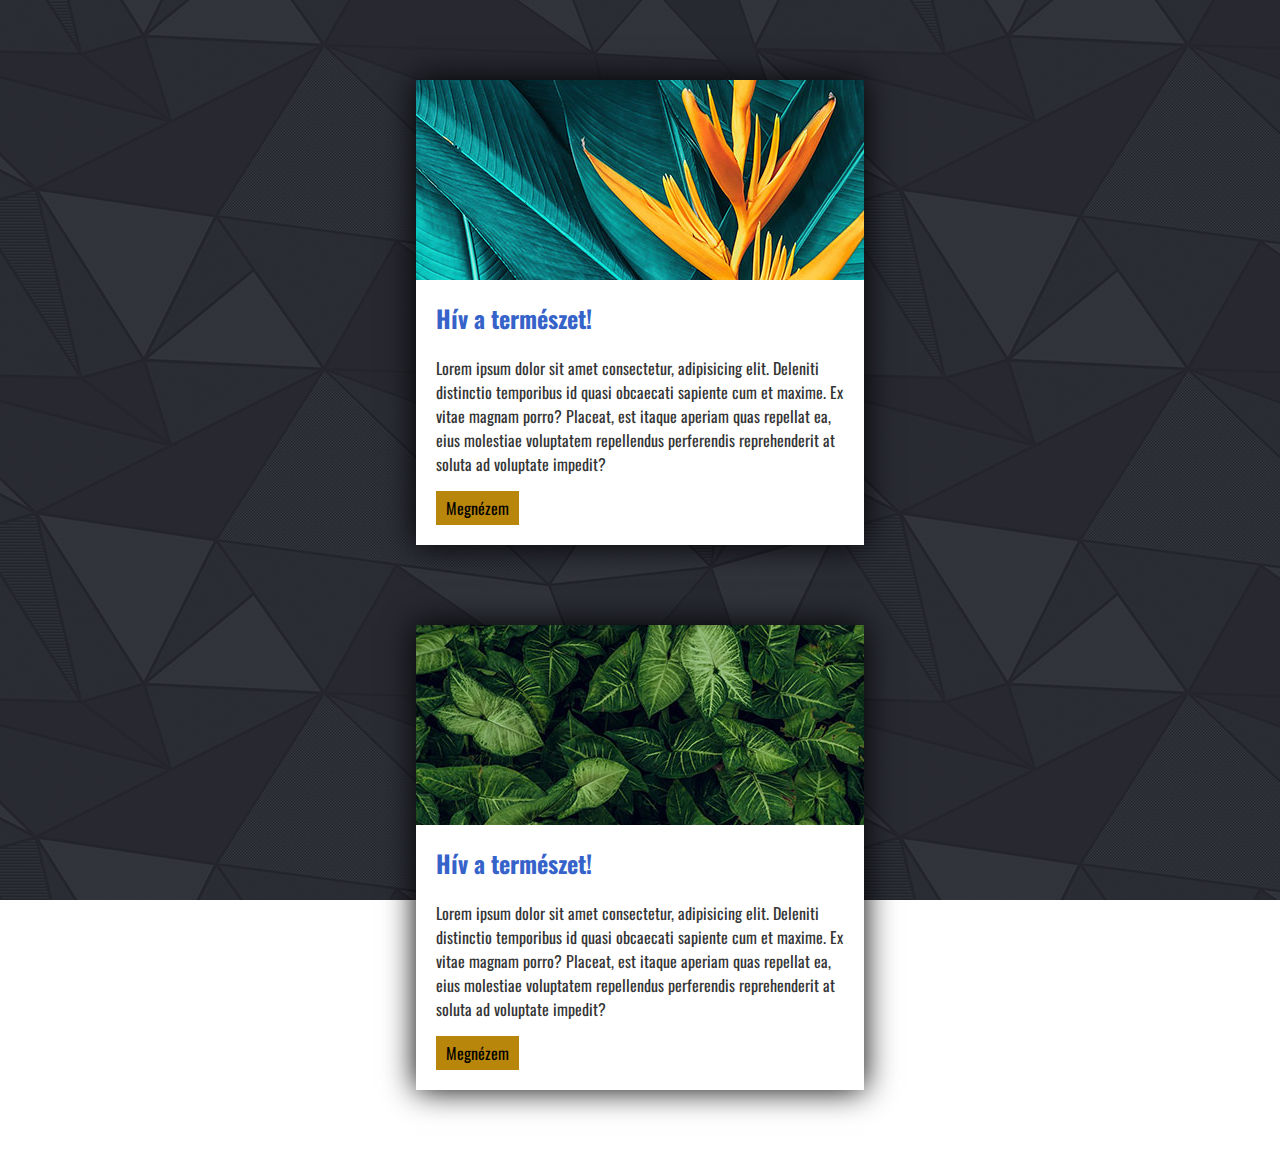
<file: f1/index.html>
<!DOCTYPE html>
<html lang="hu">
<head>
    <meta charset="UTF-8">
    <meta http-equiv="X-UA-Compatible" content="IE=edge">
    <meta name="viewport" content="width=device-width, initial-scale=1.0">
    <title>Természet</title>
    <link rel="stylesheet" type="text/css" href="./css/style.css">
    <link rel="icon" type="image/png" href="./pics/favicon.png">
</head>
<body>

    <div class="box">
        <div class="header-image"></div>
        <div class="content">
            <h2>Hív a természet!</h2>
            <p>Lorem ipsum dolor sit amet consectetur, adipisicing elit. Deleniti distinctio temporibus id quasi obcaecati sapiente cum et maxime. Ex vitae magnam porro? Placeat, est itaque aperiam quas repellat ea, eius molestiae voluptatem repellendus perferendis reprehenderit at soluta ad voluptate impedit?
            </p>
            <p class="details"><a href="#">Megnézem</a></p>
        </div>
    </div>
    
    <div class="box">
        <div class="header-image"></div>
        <div class="content">
            <h2>Hív a természet!</h2>
            <p>Lorem ipsum dolor sit amet consectetur, adipisicing elit. Deleniti distinctio temporibus id quasi obcaecati sapiente cum et maxime. Ex vitae magnam porro? Placeat, est itaque aperiam quas repellat ea, eius molestiae voluptatem repellendus perferendis reprehenderit at soluta ad voluptate impedit?
            </p>
            <p class="details"><a href="#">Megnézem</a></p>
        </div>
    </div>

</body>
</html>
</file>
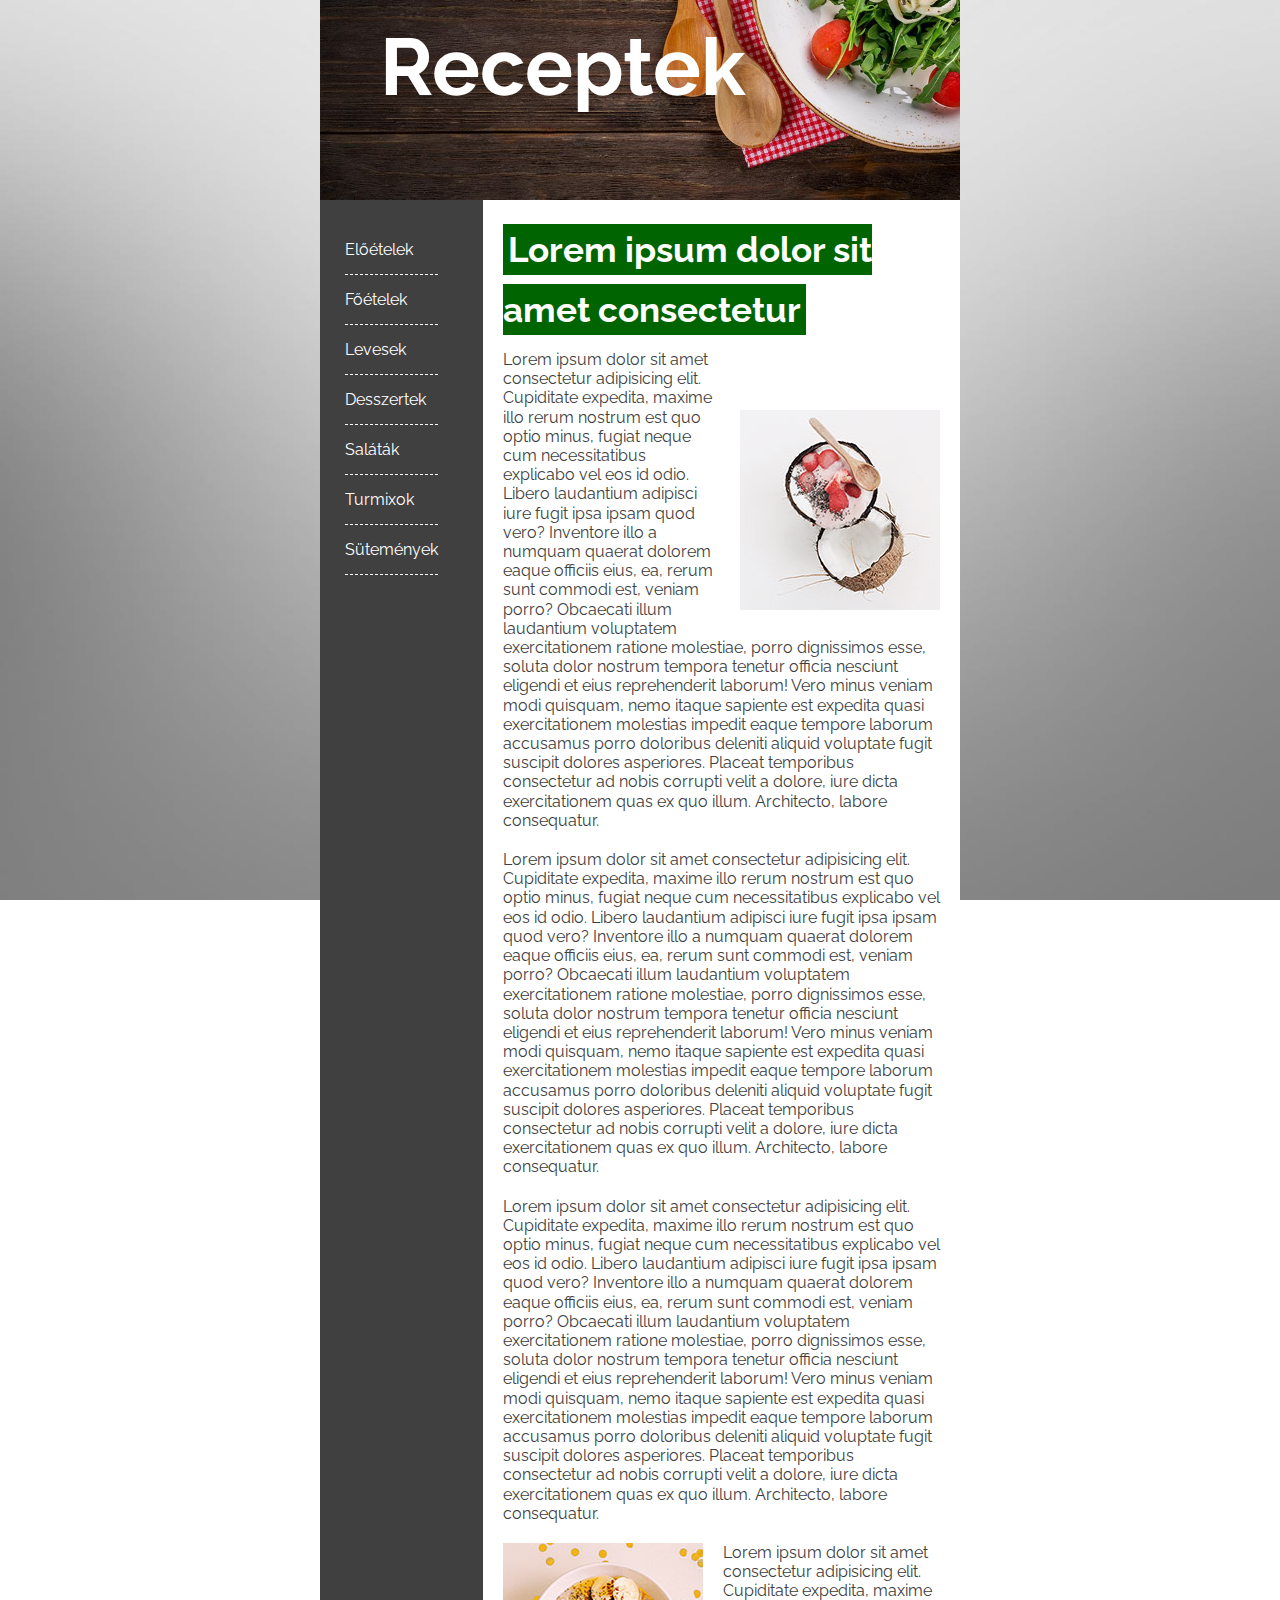
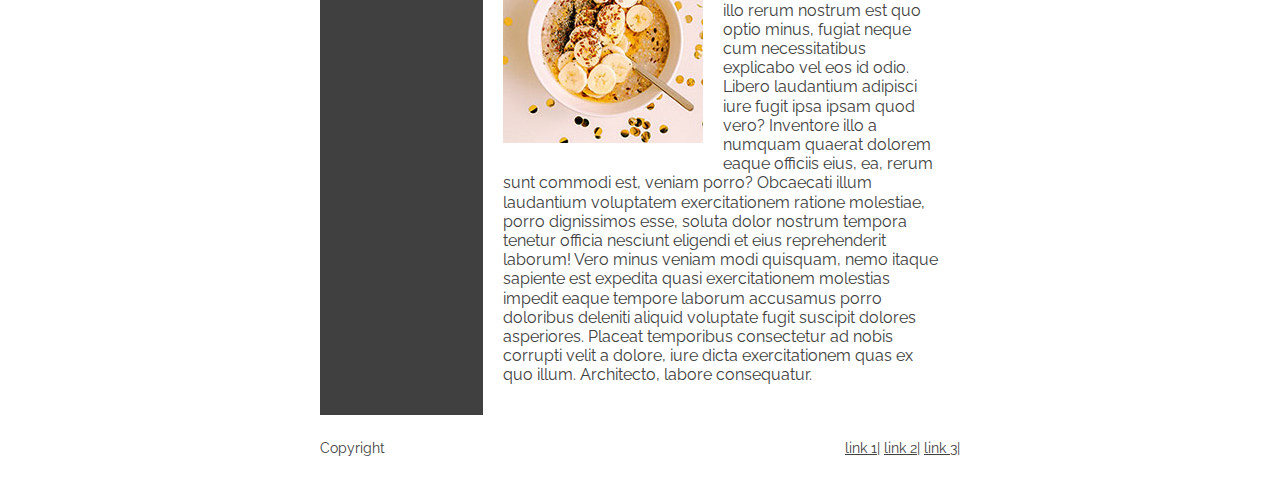
<file: f2/index.html>
<!DOCTYPE html>
<html lang="hu">
<head>
    <meta charset="UTF-8">
    <meta http-equiv="X-UA-Compatible" content="IE=edge">
    <meta name="viewport" content="width=device-width, initial-scale=1.0">
    <title>Receptek</title>
    <link rel="stylesheet" type="text/css" href="./css/styel.css">
    <link rel="icon" type="image/png" href="./pics/favicon.png">
</head>
<body>
    <div class="container">
        <header>Receptek</header>
        <div class="content">
        <nav>
            <ul>
                <li><a href="#">Előételek</a></li>
                <li><a href="#">Főételek</a></li>
                <li><a href="#">Levesek</a></li>
                <li><a href="#">Desszertek</a></li>
                <li><a href="#">Saláták</a></li>
                <li><a href="#">Turmixok</a></li>
                <li><a href="#">Sütemények</a></li>
            </ul>
        </nav>
        <main>
            <h2>Lorem ipsum dolor sit amet consectetur</h2>
            <img class="jobbra" src="./pics/kaja.jpg" alt="Kaja">
            <p>Lorem ipsum dolor sit amet consectetur adipisicing elit. Cupiditate expedita, maxime illo rerum nostrum est quo optio minus, fugiat neque cum necessitatibus explicabo vel eos id odio. Libero laudantium adipisci iure fugit ipsa ipsam quod vero? Inventore illo a numquam quaerat dolorem eaque officiis eius, ea, rerum sunt commodi est, veniam porro? Obcaecati illum laudantium voluptatem exercitationem ratione molestiae, porro dignissimos esse, soluta dolor nostrum tempora tenetur officia nesciunt eligendi et eius reprehenderit laborum! Vero minus veniam modi quisquam, nemo itaque sapiente est expedita quasi exercitationem molestias impedit eaque tempore laborum accusamus porro doloribus deleniti aliquid voluptate fugit suscipit dolores asperiores. Placeat temporibus consectetur ad nobis corrupti velit a dolore, iure dicta exercitationem quas ex quo illum. Architecto, labore consequatur.</p>
            <p>Lorem ipsum dolor sit amet consectetur adipisicing elit. Cupiditate expedita, maxime illo rerum nostrum est quo optio minus, fugiat neque cum necessitatibus explicabo vel eos id odio. Libero laudantium adipisci iure fugit ipsa ipsam quod vero? Inventore illo a numquam quaerat dolorem eaque officiis eius, ea, rerum sunt commodi est, veniam porro? Obcaecati illum laudantium voluptatem exercitationem ratione molestiae, porro dignissimos esse, soluta dolor nostrum tempora tenetur officia nesciunt eligendi et eius reprehenderit laborum! Vero minus veniam modi quisquam, nemo itaque sapiente est expedita quasi exercitationem molestias impedit eaque tempore laborum accusamus porro doloribus deleniti aliquid voluptate fugit suscipit dolores asperiores. Placeat temporibus consectetur ad nobis corrupti velit a dolore, iure dicta exercitationem quas ex quo illum. Architecto, labore consequatur.</p> 
            <p>Lorem ipsum dolor sit amet consectetur adipisicing elit. Cupiditate expedita, maxime illo rerum nostrum est quo optio minus, fugiat neque cum necessitatibus explicabo vel eos id odio. Libero laudantium adipisci iure fugit ipsa ipsam quod vero? Inventore illo a numquam quaerat dolorem eaque officiis eius, ea, rerum sunt commodi est, veniam porro? Obcaecati illum laudantium voluptatem exercitationem ratione molestiae, porro dignissimos esse, soluta dolor nostrum tempora tenetur officia nesciunt eligendi et eius reprehenderit laborum! Vero minus veniam modi quisquam, nemo itaque sapiente est expedita quasi exercitationem molestias impedit eaque tempore laborum accusamus porro doloribus deleniti aliquid voluptate fugit suscipit dolores asperiores. Placeat temporibus consectetur ad nobis corrupti velit a dolore, iure dicta exercitationem quas ex quo illum. Architecto, labore consequatur.</p>
            <img class="balra" src="./pics/kaja2.jpg" alt="Kaja2">
            <p>Lorem ipsum dolor sit amet consectetur adipisicing elit. Cupiditate expedita, maxime illo rerum nostrum est quo optio minus, fugiat neque cum necessitatibus explicabo vel eos id odio. Libero laudantium adipisci iure fugit ipsa ipsam quod vero? Inventore illo a numquam quaerat dolorem eaque officiis eius, ea, rerum sunt commodi est, veniam porro? Obcaecati illum laudantium voluptatem exercitationem ratione molestiae, porro dignissimos esse, soluta dolor nostrum tempora tenetur officia nesciunt eligendi et eius reprehenderit laborum! Vero minus veniam modi quisquam, nemo itaque sapiente est expedita quasi exercitationem molestias impedit eaque tempore laborum accusamus porro doloribus deleniti aliquid voluptate fugit suscipit dolores asperiores. Placeat temporibus consectetur ad nobis corrupti velit a dolore, iure dicta exercitationem quas ex quo illum. Architecto, labore consequatur.</p>
        </main>
    </div>

       <footer>
<div class="left">Copyright</div>
<div class="right">
    <a href="#">link 1|</a>
    <a href="#">link 2|</a>
    <a href="#">link 3|</a>
</div>
        </footer>
    </div>
</body>
</html>
</file>
<file: f1/css/style.css>
@import url('https://fonts.googleapis.com/css2?family=Oswald:wght@400;700&display=swap');
*{
    margin:0;
    padding:0;
    box-sizing: border-box;
}
body{
    font-family: 'Oswald', sans-serif;
    background:url('../pics/bg-body.gif')fixed;
}
.box{
    background:white;
    max-width: 35%;
    margin:80px auto;
    box-shadow:0 0 30px rgba(0,0,0,1)
    
}
.box .content{
    padding:20px;
}
.header-image{
    background:url(../pics/image1.jpg) top center;
    height:200px;
    background-size: cover;
}
.box:nth-child(2) .header-image{
    background:url(../pics/image2.jpg) top center;
    height:200px;
    background-size: cover;

}
.box .content h2{
    color: #3663c9;
    margin-bottom: 20px;
}
.box .content p{
    color:#353535;
}
.details{
    margin-top: 15px;
}
.details a{
    background-color: darkgoldenrod;
    padding:5px 10px;
    display: inline-block;
    text-decoration: none;
    color:black;
}
.details a:hover{
    color:white;
}
</file>
<file: f2/css/styel.css>
@import url('https://fonts.googleapis.com/css2?family=Raleway:wght@400;700&display=swap');
*{
    margin:0;
    padding:0;
    box-sizing: border-box;
}
body{
    font-family: 'Raleway', sans-serif;
    background:url('../pics/bg-body.jpg')fixed;
    background-size: cover;
}
.container{
    max-width: 50%;
    margin:0 auto;
    background-color: white;
}
.container header{
    background-image: url(../pics/bg-header.jpg);
    height:200px;
    color: white;
    font-weight: 700;
    font-size: 80px;
    padding: 20px 60px;
    background-size: cover;
}
nav{
    background-color: #404040;
    float:left;
    padding-right: 20px;
}
nav ul{
    list-style-type: none;
    margin:25px;
}
nav ul li{
    padding:10px 0px;
    border-bottom: 1px dashed white;
}
nav ul li a{
    display: inline-block;
    text-decoration: none;
    color:white;
    padding: 5px 0;
    
}
nav ul li a:hover{
    color:grey;
}
main{
    float:right;
    background-color:white;
    padding:20px;
}
.jobbra{
    float:right;
    padding:70px 0px 20px 20px;
}
.balra{
    float:left;
    padding:10px 20px 20px 0px;
}
main h2{
    font-size:35px;
    font-weight:700;
    background-color: darkgreen;
    color:white;
    display:inline;
    padding:5px;
    line-height:60px;
}
main p{
    padding: 10px 0px 10px;
    line-height: 120%;
    color:#404040;
}
.content{
    display:flex;
}
footer{
    color:#404040;
    font-size:14px;
}
footer a{
    color: #404040;
}
.left{
    float:left;
    padding:25px 0px;
}
.right{
    float:right;
    padding:25px 0px;
}
</file>
